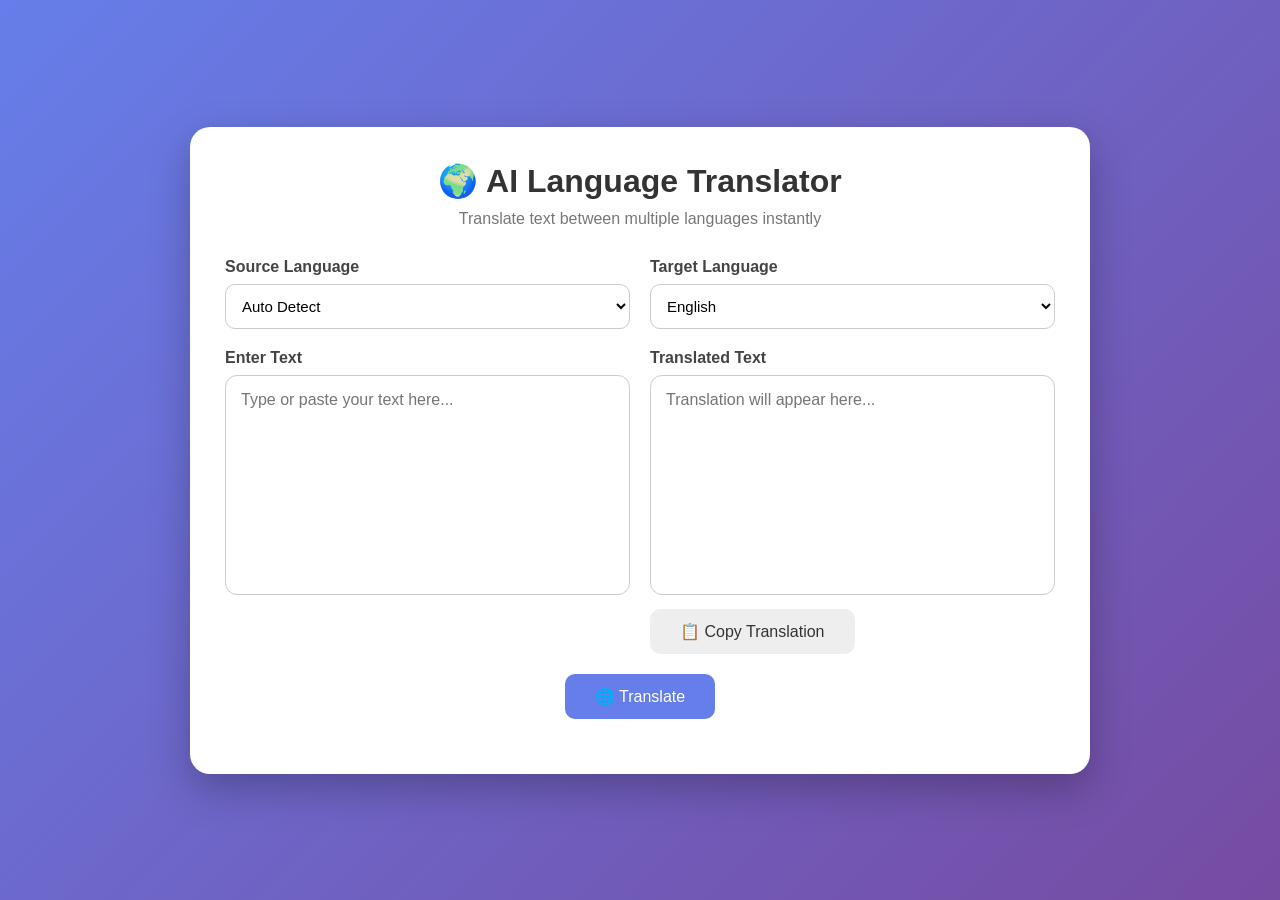
<file: Translation_tool/templates/index.html>
<!DOCTYPE html>
<html lang="en">
<head>
    <meta charset="UTF-8">
    <meta name="viewport" content="width=device-width, initial-scale=1.0">

    <title>AI Language Translator</title>

    <style>
        * {
            box-sizing: border-box;
            margin: 0;
            padding: 0;
            font-family: Arial, sans-serif;
        }

        body {
            min-height: 100vh;
            background: linear-gradient(135deg, #667eea, #764ba2);
            display: flex;
            justify-content: center;
            align-items: center;
            padding: 20px;
        }

        .container {
            width: 100%;
            max-width: 900px;
            background: white;
            border-radius: 20px;
            padding: 35px;
            box-shadow: 0 15px 40px rgba(0, 0, 0, 0.25);
        }

        h1 {
            text-align: center;
            margin-bottom: 10px;
            color: #333;
        }

        .subtitle {
            text-align: center;
            color: #777;
            margin-bottom: 30px;
        }

        .language-section {
            display: flex;
            gap: 20px;
            margin-bottom: 20px;
        }

        .language-box {
            flex: 1;
        }

        label {
            display: block;
            margin-bottom: 8px;
            font-weight: bold;
            color: #444;
        }

        select {
            width: 100%;
            padding: 12px;
            border: 1px solid #ccc;
            border-radius: 10px;
            font-size: 15px;
            background: white;
        }

        .text-section {
            display: flex;
            gap: 20px;
            margin-bottom: 20px;
        }

        .text-box {
            flex: 1;
        }

        textarea {
            width: 100%;
            height: 220px;
            resize: none;
            padding: 15px;
            border: 1px solid #ccc;
            border-radius: 12px;
            font-size: 16px;
            outline: none;
        }

        textarea:focus,
        select:focus {
            border-color: #667eea;
        }

        .button-container {
            text-align: center;
            margin: 20px 0;
        }

        button {
            border: none;
            padding: 13px 30px;
            border-radius: 10px;
            font-size: 16px;
            cursor: pointer;
            transition: 0.2s;
        }

        .translate-btn {
            background: #667eea;
            color: white;
        }

        .translate-btn:hover {
            background: #5568d8;
            transform: translateY(-2px);
        }

        .copy-btn {
            background: #eee;
            color: #333;
            margin-top: 10px;
        }

        .copy-btn:hover {
            background: #ddd;
        }

        #status {
            text-align: center;
            margin-top: 10px;
            color: #666;
        }

        @media (max-width: 700px) {
            .language-section,
            .text-section {
                flex-direction: column;
            }

            .container {
                padding: 20px;
            }
        }
    </style>
</head>

<body>

<div class="container">

    <h1>🌍 AI Language Translator</h1>

    <p class="subtitle">
        Translate text between multiple languages instantly
    </p>

    <div class="language-section">

        <div class="language-box">
            <label for="sourceLanguage">Source Language</label>

            <select id="sourceLanguage">
                <option value="auto">Auto Detect</option>
                <option value="en">English</option>
                <option value="hi">Hindi</option>
                <option value="kn">Kannada</option>
                <option value="fr">French</option>
                <option value="de">German</option>
                <option value="es">Spanish</option>
                <option value="it">Italian</option>
                <option value="ja">Japanese</option>
                <option value="ko">Korean</option>
                <option value="zh-CN">Chinese</option>
                <option value="ar">Arabic</option>
                <option value="ru">Russian</option>
            </select>
        </div>


        <div class="language-box">
            <label for="targetLanguage">Target Language</label>

            <select id="targetLanguage">
                <option value="en">English</option>
                <option value="hi">Hindi</option>
                <option value="kn">Kannada</option>
                <option value="fr">French</option>
                <option value="de">German</option>
                <option value="es">Spanish</option>
                <option value="it">Italian</option>
                <option value="ja">Japanese</option>
                <option value="ko">Korean</option>
                <option value="zh-CN">Chinese</option>
                <option value="ar">Arabic</option>
                <option value="ru">Russian</option>
            </select>
        </div>

    </div>


    <div class="text-section">

        <div class="text-box">

            <label for="inputText">Enter Text</label>

            <textarea
                id="inputText"
                placeholder="Type or paste your text here..."
            ></textarea>

        </div>


        <div class="text-box">

            <label for="outputText">Translated Text</label>

            <textarea
                id="outputText"
                placeholder="Translation will appear here..."
                readonly
            ></textarea>

            <button class="copy-btn" onclick="copyTranslation()">
                📋 Copy Translation
            </button>

        </div>

    </div>


    <div class="button-container">

        <button class="translate-btn" onclick="translateText()">
            🌐 Translate
        </button>

    </div>


    <p id="status"></p>

</div>


<script>

async function translateText() {

    const text = document.getElementById("inputText").value;

    const source =
        document.getElementById("sourceLanguage").value;

    const target =
        document.getElementById("targetLanguage").value;

    const output =
        document.getElementById("outputText");

    const status =
        document.getElementById("status");


    if (!text.trim()) {

        status.textContent =
            "Please enter some text first.";

        output.value = "";

        return;
    }


    status.textContent = "Translating...";


    try {

        const response = await fetch("/translate", {

            method: "POST",

            headers: {
                "Content-Type": "application/json"
            },

            body: JSON.stringify({

                text: text,

                source: source,

                target: target

            })

        });


        const data = await response.json();


        if (!response.ok) {

            throw new Error(
                data.error || "Translation failed."
            );

        }


        output.value = data.translation;

        status.textContent =
            "Translation completed successfully.";

    }

    catch (error) {

        output.value = "";

        status.textContent =
            "Error: " + error.message;

    }

}


function copyTranslation() {

    const output =
        document.getElementById("outputText");

    if (!output.value) {
        return;
    }

    navigator.clipboard.writeText(output.value);

    document.getElementById("status").textContent =
        "Translation copied to clipboard!";

}

</script>

</body>
</html>
</file>
